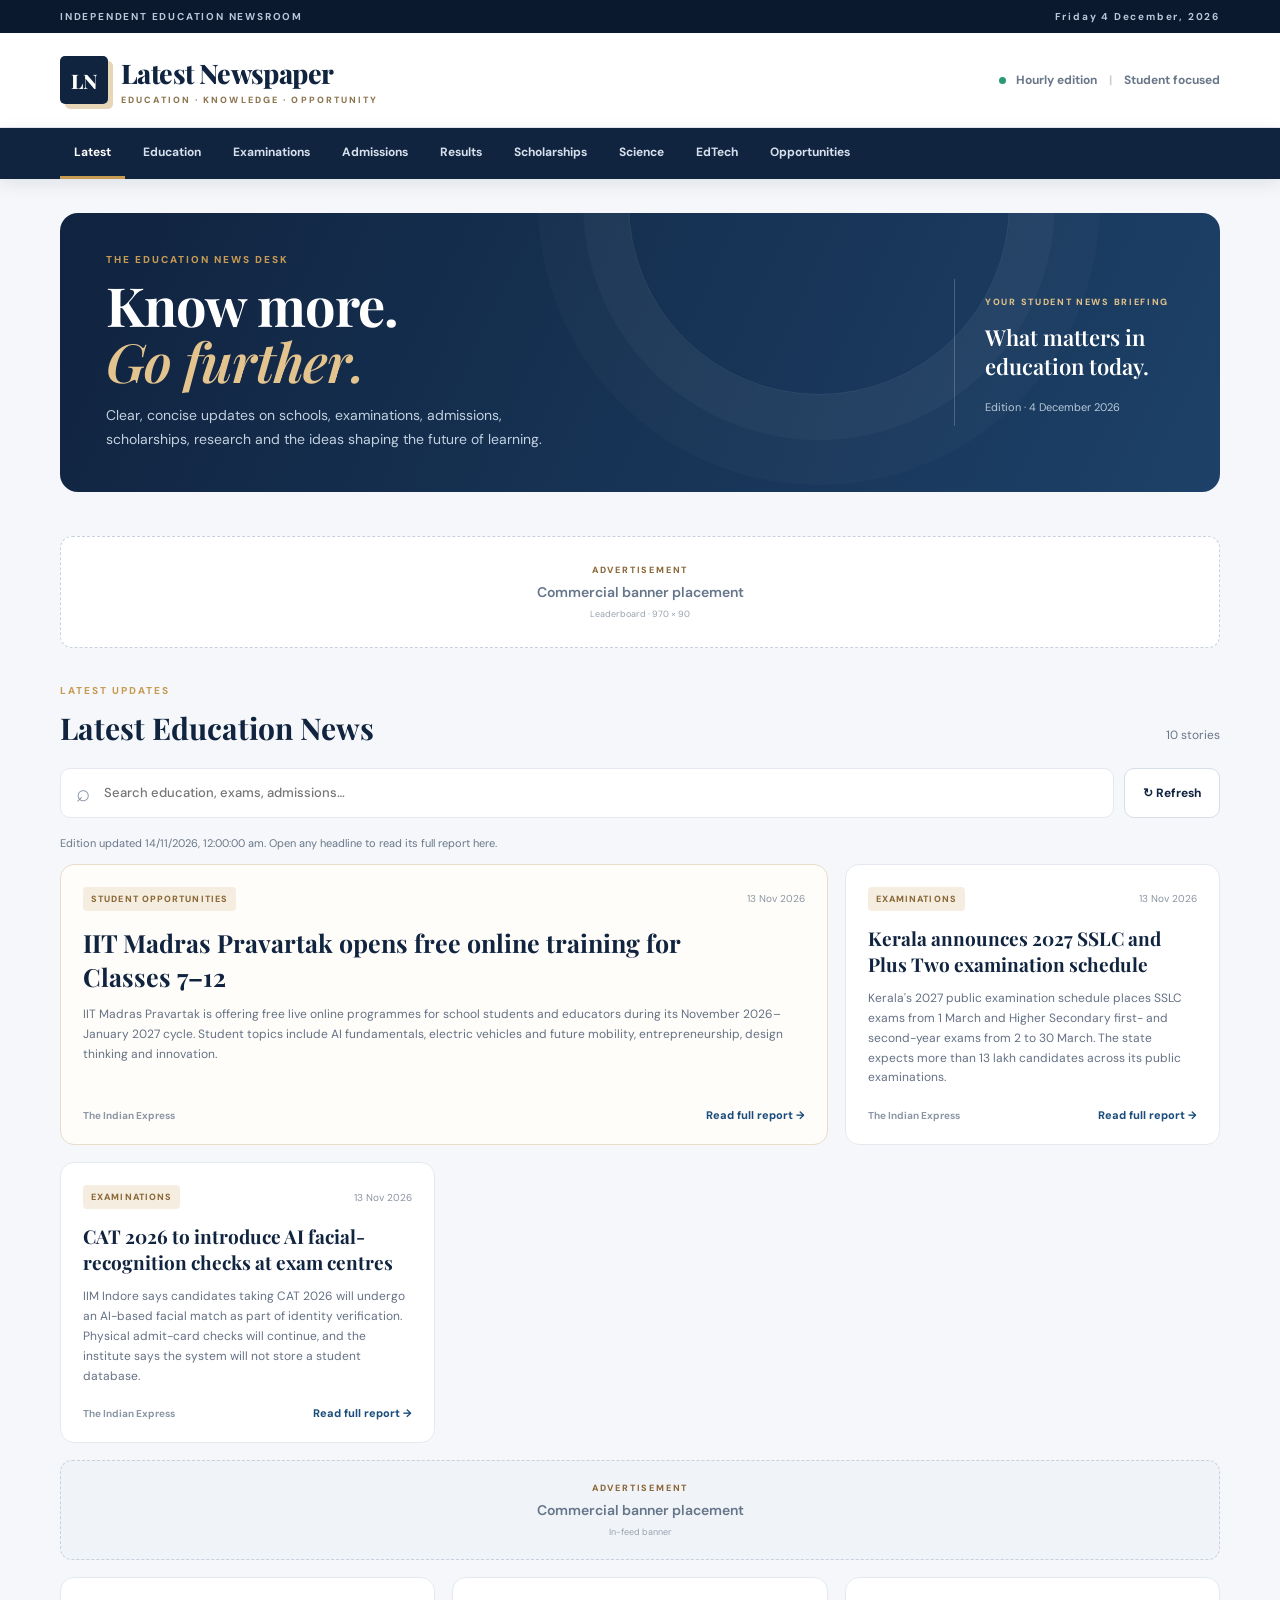
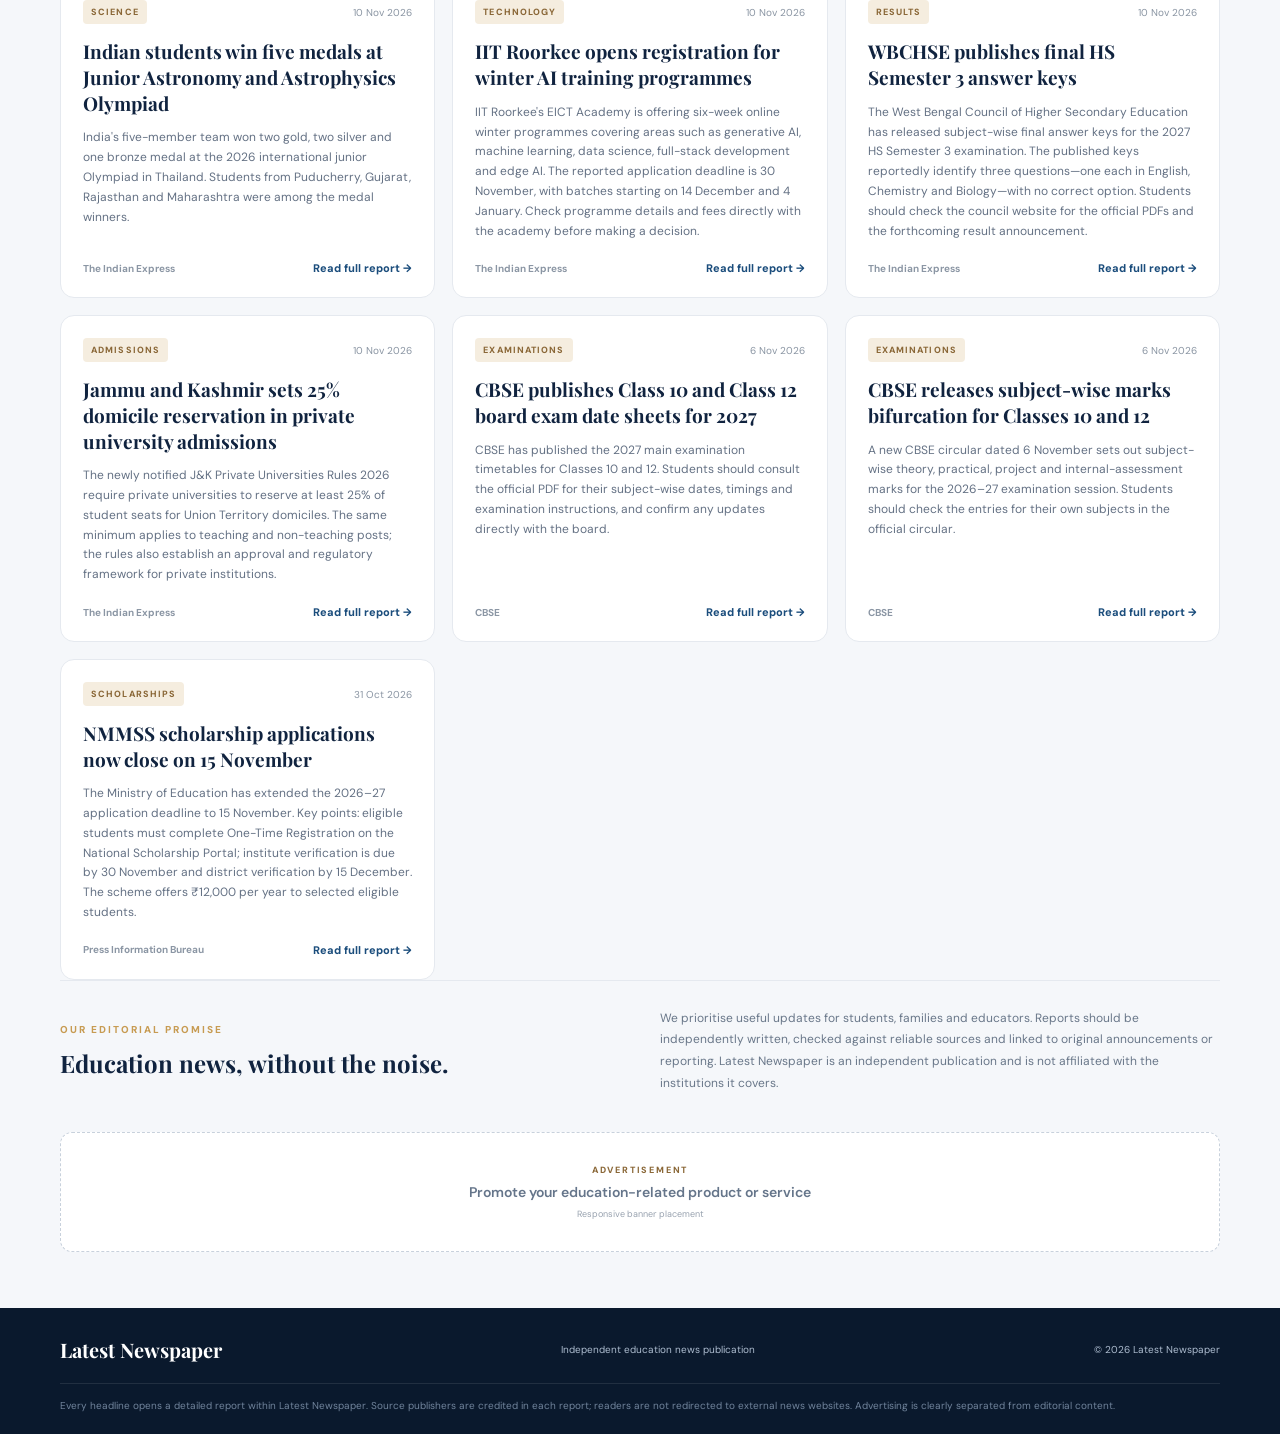
<file: index.html>
<!doctype html>
<html lang="en">
<head>
  <meta charset="utf-8">
  <meta name="viewport" content="width=device-width,initial-scale=1">
  <meta name="theme-color" content="#10233f">
  <meta name="description" content="Latest Newspaper — independent coverage of education, examinations, admissions, scholarships, science and student opportunities.">
  <title>Latest Newspaper | Education & Student News</title>
  <link rel="preconnect" href="https://fonts.googleapis.com">
  <link rel="preconnect" href="https://fonts.gstatic.com" crossorigin>
  <link href="https://fonts.googleapis.com/css2?family=DM+Sans:wght@400;500;600;700;800&family=Playfair+Display:wght@600;700;800&display=swap" rel="stylesheet">
  <link rel="stylesheet" href="./styles.css">
</head>
<body>
  <div class="topline"><div class="wrap topline-inner"><span>INDEPENDENT EDUCATION NEWSROOM</span><span id="today"></span></div></div>
  <header class="masthead">
    <div class="wrap masthead-inner">
      <a class="brand" href="./" aria-label="Latest Newspaper home">
        <span class="brand-mark">LN</span>
        <span><strong>Latest Newspaper</strong><small>EDUCATION · KNOWLEDGE · OPPORTUNITY</small></span>
      </a>
      <div class="masthead-note"><span class="live-dot"></span> Hourly edition <span class="divider">|</span> Student focused</div>
    </div>
  </header>
  <nav class="nav">
    <div class="wrap nav-inner" id="categoryNav">
      <button class="nav-link active" data-category="All">Latest</button>
      <button class="nav-link" data-category="Education">Education</button>
      <button class="nav-link" data-category="Examinations">Examinations</button>
      <button class="nav-link" data-category="Admissions">Admissions</button>
      <button class="nav-link" data-category="Results">Results</button>
      <button class="nav-link" data-category="Scholarships">Scholarships</button>
      <button class="nav-link" data-category="Science">Science</button>
      <button class="nav-link" data-category="Technology">EdTech</button>
      <button class="nav-link" data-category="Student Opportunities">Opportunities</button>
    </div>
  </nav>
  <main class="wrap page">
    <section class="intro">
      <div><p class="eyebrow">THE EDUCATION NEWS DESK</p><h1>Know more.<br><em>Go further.</em></h1><p class="intro-copy">Clear, concise updates on schools, examinations, admissions, scholarships, research and the ideas shaping the future of learning.</p></div>
      <div class="intro-side"><span class="issue-label">YOUR STUDENT NEWS BRIEFING</span><strong>What matters in<br>education today.</strong><span class="issue-date" id="editionDate"></span></div>
    </section>

    <aside class="ad-banner ad-leaderboard" aria-label="Advertisement">
      <span class="ad-label">ADVERTISEMENT</span>
      <span class="ad-placeholder">Commercial banner placement</span>
      <span class="ad-dimensions">Leaderboard · 970 × 90</span>
    </aside>

    <section class="tools">
      <div class="section-heading"><div><p class="eyebrow">LATEST UPDATES</p><h2 id="sectionTitle">Latest Education News</h2></div><span class="story-count" id="storyCount">Loading stories…</span></div>
      <div class="search-row"><label class="searchbox"><span aria-hidden="true">⌕</span><input id="searchInput" type="search" placeholder="Search education, exams, admissions…" autocomplete="off"></label><button id="refreshBtn" class="refresh-btn" type="button">↻ Refresh</button></div>
    </section>
    <section id="status" class="status" aria-live="polite">Loading the latest edition…</section>
    <section id="newsGrid" class="news-grid" aria-live="polite"></section>
    <section id="emptyState" class="empty-state" hidden><strong>No stories found.</strong><span>Try another category or search term.</span></section>

    <section class="about-strip"><div><p class="eyebrow">OUR EDITORIAL PROMISE</p><h2>Education news, without the noise.</h2></div><p>We prioritise useful updates for students, families and educators. Reports should be independently written, checked against reliable sources and linked to original announcements or reporting. Latest Newspaper is an independent publication and is not affiliated with the institutions it covers.</p></section>

    <aside class="ad-banner ad-footer" aria-label="Advertisement">
      <span class="ad-label">ADVERTISEMENT</span>
      <span class="ad-placeholder">Promote your education-related product or service</span>
      <span class="ad-dimensions">Responsive banner placement</span>
    </aside>
  </main>
  <footer><div class="wrap footer-inner"><a class="footer-brand" href="./">Latest Newspaper</a><span>Independent education news publication</span><span>© <span id="year"></span> Latest Newspaper</span></div><div class="wrap footer-note">Every headline opens a detailed report within Latest Newspaper. Source publishers are credited in each report; readers are not redirected to external news websites. Advertising is clearly separated from editorial content.</div></footer>
  <script src="./index.js" defer></script>
</body>
</html>
</file>
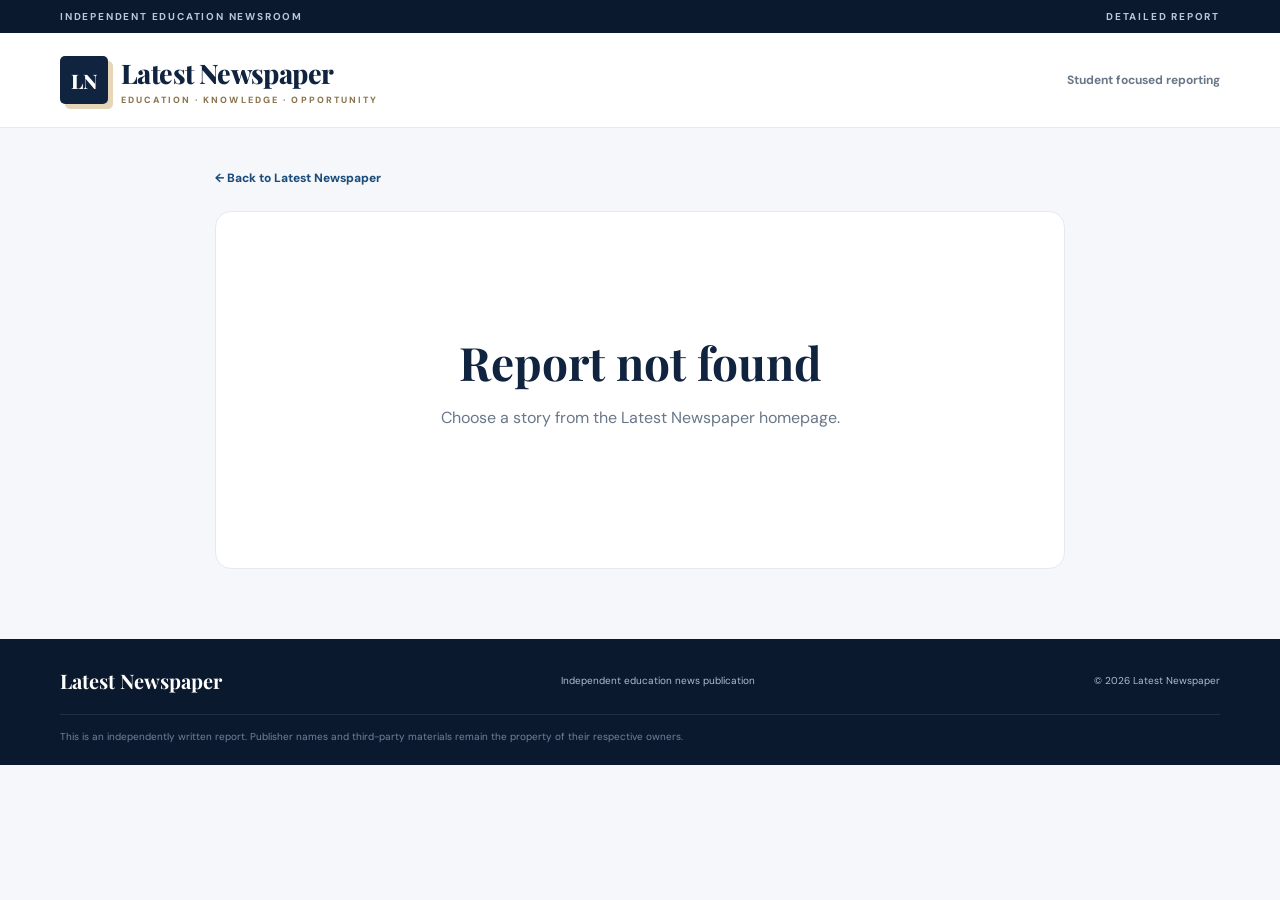
<file: article.html>
<!doctype html>
<html lang="en">
<head>
  <meta charset="utf-8"><meta name="viewport" content="width=device-width,initial-scale=1">
  <meta name="theme-color" content="#10233f">
  <meta name="description" content="Read the full independent education news report on Latest Newspaper.">
  <title>News Report | Latest Newspaper</title>
  <link rel="preconnect" href="https://fonts.googleapis.com"><link rel="preconnect" href="https://fonts.gstatic.com" crossorigin>
  <link href="https://fonts.googleapis.com/css2?family=DM+Sans:wght@400;500;600;700;800&family=Playfair+Display:wght@600;700;800&display=swap" rel="stylesheet">
  <link rel="stylesheet" href="./styles.css">
  <style>
    .article-wrap{max-width:850px;margin:38px auto 70px}.back-link{display:inline-block;color:#1b4d7c;text-decoration:none;font-size:12px;font-weight:800;margin-bottom:25px}.article-paper{background:#fff;border:1px solid var(--line);border-radius:16px;padding:clamp(24px,5vw,54px)}.article-meta{display:flex;gap:12px;align-items:center;flex-wrap:wrap;margin-bottom:18px}.article-paper h1{font:700 clamp(30px,5vw,46px)/1.16 "Playfair Display",serif;color:var(--navy);margin:0 0 18px}.article-summary{font-size:17px;line-height:1.75;color:#53647a;border-left:3px solid var(--gold);padding:4px 0 4px 18px;margin:0 0 28px}.article-body{font-size:15px;line-height:1.9;color:#344256}.article-body p{margin:0 0 19px}.article-source{border-top:1px solid var(--line);margin-top:32px;padding-top:18px;font-size:11px;line-height:1.7;color:#7a8796}.article-error{text-align:center;padding:70px 20px;color:var(--muted)}\n    .listen-tools{display:flex;align-items:center;gap:10px;flex-wrap:wrap;margin:0 0 26px}.listen-btn,.stop-btn{border:0;border-radius:8px;padding:11px 16px;font:700 12px "DM Sans",sans-serif;cursor:pointer}.listen-btn{background:var(--navy);color:#fff}.listen-btn:hover{background:#244c78}.stop-btn{background:#edf1f5;color:var(--navy)}.listen-status{font-size:11px;color:var(--muted)}
  </style>
</head>
<body>
  <div class="topline"><div class="wrap topline-inner"><span>INDEPENDENT EDUCATION NEWSROOM</span><span>DETAILED REPORT</span></div></div>
  <header class="masthead"><div class="wrap masthead-inner"><a class="brand" href="./"><span class="brand-mark">LN</span><span><strong>Latest Newspaper</strong><small>EDUCATION · KNOWLEDGE · OPPORTUNITY</small></span></a><div class="masthead-note">Student focused reporting</div></div></header>
  <main class="wrap article-wrap"><a class="back-link" href="./">← Back to Latest Newspaper</a><article id="article" class="article-paper" aria-live="polite"><p>Loading report…</p></article></main>
  <footer><div class="wrap footer-inner"><a class="footer-brand" href="./">Latest Newspaper</a><span>Independent education news publication</span><span>© <span id="year"></span> Latest Newspaper</span></div><div class="wrap footer-note">This is an independently written report. Publisher names and third-party materials remain the property of their respective owners.</div></footer>
  <script src="./article.js" defer></script>
</body></html>
</file>
<file: styles.css>
:root{--navy:#10233f;--navy2:#18375d;--ink:#172235;--muted:#697789;--line:#e5e9ef;--paper:#f5f7fa;--gold:#c79b52;--white:#fff;--radius:18px}*{box-sizing:border-box}html{scroll-behavior:smooth}body{margin:0;background:var(--paper);color:var(--ink);font-family:"DM Sans",sans-serif}.wrap{width:min(1160px,calc(100% - 40px));margin:auto}.topline{background:#0a192d;color:#b9c7d9;font-size:10px;letter-spacing:1.8px;font-weight:700}.topline-inner{display:flex;justify-content:space-between;padding:10px 0}.masthead{background:#fff;border-bottom:1px solid var(--line)}.masthead-inner{min-height:94px;display:flex;align-items:center;justify-content:space-between}.brand{display:flex;align-items:center;gap:13px;text-decoration:none;color:var(--navy)}.brand-mark{height:48px;width:48px;background:var(--navy);color:#fff;display:grid;place-items:center;font-family:"Playfair Display",serif;font-size:20px;font-weight:800;border-radius:5px;box-shadow:5px 5px 0 #e7d5b8}.brand strong{display:block;font:800 27px "Playfair Display",serif;letter-spacing:-.6px}.brand small{display:block;margin-top:3px;color:#8b744e;font-size:9px;letter-spacing:2.1px;font-weight:800}.masthead-note{font-size:12px;color:var(--muted);font-weight:700}.live-dot{display:inline-block;width:7px;height:7px;background:#2b9a71;border-radius:50%;margin-right:7px}.divider{padding:0 9px;color:#c8ced6}.nav{background:var(--navy);position:sticky;top:0;z-index:20;box-shadow:0 5px 18px #0a192d18}.nav-inner{display:flex;gap:4px;overflow:auto;scrollbar-width:none}.nav-inner::-webkit-scrollbar{display:none}.nav-link{flex:none;background:transparent;color:#d6e0ec;border:0;padding:16px 14px;font:700 12px "DM Sans",sans-serif;cursor:pointer;border-bottom:3px solid transparent}.nav-link:hover,.nav-link.active{color:#fff;border-bottom-color:var(--gold)}.page{padding-bottom:56px}.intro{margin:34px 0 44px;background:linear-gradient(115deg,#10233f,#1d4168);color:#fff;min-height:260px;padding:40px 46px;display:flex;justify-content:space-between;align-items:center;border-radius:var(--radius);overflow:hidden;position:relative}.intro:after{content:"";position:absolute;width:380px;height:380px;border:1px solid #ffffff18;border-radius:50%;right:210px;top:-200px;box-shadow:0 0 0 45px #ffffff08,0 0 0 90px #ffffff05}.eyebrow{font-size:10px;letter-spacing:2px;font-weight:800;color:var(--gold);margin:0 0 11px}.intro h1{font:700 clamp(36px,5vw,54px)/1.04 "Playfair Display",serif;margin:0;letter-spacing:-1px}.intro h1 em{color:#e3c38e;font-weight:600}.intro-copy{color:#c2d0df;font-size:14px;max-width:440px;line-height:1.7;margin:15px 0 0}.intro-side{z-index:1;border-left:1px solid #ffffff35;padding:10px 0 10px 30px;min-width:220px}.issue-label{font-size:9px;letter-spacing:1.7px;color:#e2c18b;font-weight:800}.intro-side strong{display:block;font:600 22px/1.35 "Playfair Display",serif;margin:13px 0}.issue-date{font-size:11px;color:#b7c8d9}.tools{margin-bottom:18px}.section-heading{display:flex;align-items:end;justify-content:space-between}.section-heading h2,.about-strip h2{font:700 30px "Playfair Display",serif;margin:0;color:var(--navy)}.story-count{font-size:12px;color:var(--muted);padding-bottom:5px}.search-row{display:flex;gap:10px;margin-top:20px}.searchbox{display:flex;align-items:center;gap:12px;background:#fff;border:1px solid var(--line);border-radius:10px;padding:0 15px;flex:1;color:#8b97a7}.searchbox span{font-size:24px}.searchbox input{border:0;outline:0;width:100%;height:48px;font:500 13px "DM Sans",sans-serif;color:var(--ink);background:transparent}.refresh-btn{border:1px solid #d7dee8;background:#fff;color:var(--navy);border-radius:10px;padding:0 18px;font:700 12px "DM Sans",sans-serif;cursor:pointer}.refresh-btn:hover{background:var(--navy);color:#fff}.status{font-size:11px;color:var(--muted);margin:14px 0}.news-grid{display:grid;grid-template-columns:repeat(3,1fr);gap:17px}.news-card{background:#fff;border:1px solid var(--line);border-radius:14px;padding:22px;min-height:218px;display:flex;flex-direction:column;transition:transform .2s,box-shadow .2s}.news-card:hover{transform:translateY(-3px);box-shadow:0 12px 28px #15294310}.news-card.featured{grid-column:span 2;background:#fffdf9;border-color:#e8ddcb}.card-meta{display:flex;justify-content:space-between;gap:10px;align-items:center;margin-bottom:15px}.tag{font-size:9px;letter-spacing:1.1px;text-transform:uppercase;font-weight:800;color:#8a6737;background:#f5eddf;padding:6px 8px;border-radius:4px}.date{font-size:10px;color:#8994a2}.news-card h3{font:700 19px/1.35 "Playfair Display",serif;color:var(--navy);margin:0 0 12px}.news-card.featured h3{font-size:25px;max-width:650px}.summary{font-size:12px;line-height:1.65;color:#647184;margin:0 0 20px}.card-bottom{margin-top:auto;display:flex;justify-content:space-between;align-items:center;gap:12px}.source{font-size:10px;color:#8b96a4;font-weight:700}.read-link{font-size:11px;color:#1b4d7c;font-weight:800;text-decoration:none}.read-link:hover{text-decoration:underline}.empty-state{padding:55px 20px;text-align:center;color:var(--muted)}.empty-state strong,.empty-state span{display:block}.empty-state span{font-size:12px;margin-top:7px}.study-promo{margin:55px 0 45px;background:#e9eef4;border-radius:var(--radius);padding:34px 40px;display:flex;align-items:center;justify-content:space-between;overflow:hidden}.promo-copy{max-width:640px}.promo-copy h2{font:700 29px "Playfair Display",serif;color:var(--navy);margin:0 0 10px}.promo-copy>p:not(.eyebrow){font-size:13px;line-height:1.7;color:#647184;margin:0 0 18px}.promo-link{display:inline-flex;gap:12px;align-items:center;background:var(--navy);color:#fff;text-decoration:none;padding:12px 17px;border-radius:7px;font-size:12px;font-weight:800}.promo-link:hover{background:#244c78}.promo-stamp{width:126px;height:126px;border:1px solid #b8c5d3;border-radius:50%;display:flex;flex-direction:column;align-items:center;justify-content:center;color:#8a6737;transform:rotate(-12deg);flex:none}.promo-stamp strong{font:800 25px "Playfair Display",serif;color:var(--navy)}.promo-stamp span{font-size:8px;letter-spacing:2px;font-weight:800}.about-strip{border-top:1px solid var(--line);padding-top:27px;display:grid;grid-template-columns:1fr 1fr;gap:40px;align-items:center}.about-strip h2{font-size:24px}.about-strip>p{font-size:12px;line-height:1.8;color:var(--muted);margin:0}footer{background:#0a192d;color:#aebdd0;padding:28px 0 20px}.footer-inner{display:flex;justify-content:space-between;align-items:center;gap:15px}.footer-brand{font:700 20px "Playfair Display",serif;color:#fff;text-decoration:none}.footer-inner span{font-size:10px}.footer-note{font-size:10px;line-height:1.6;color:#71849c;border-top:1px solid #ffffff18;margin-top:20px;padding-top:14px}@media(max-width:800px){.news-grid{grid-template-columns:repeat(2,1fr)}.intro{padding:32px}.intro-side{min-width:175px;padding-left:20px}.masthead-note{font-size:10px}.brand strong{font-size:23px}}@media(max-width:580px){.wrap{width:min(100% - 28px,1160px)}.topline-inner{font-size:8px;letter-spacing:1px}.masthead-inner{min-height:78px}.brand-mark{height:40px;width:40px}.brand strong{font-size:19px}.brand small{font-size:7px;letter-spacing:1.4px}.masthead-note{font-size:0}.masthead-note .live-dot{font-size:0}.divider{display:none}.nav-link{padding:14px 11px;font-size:11px}.intro{display:block;margin:22px 0 32px;padding:29px 24px}.intro h1{font-size:39px}.intro-side{border-left:0;border-top:1px solid #ffffff35;margin-top:23px;padding:17px 0 0;min-width:0}.intro-side strong{font-size:18px;margin:7px 0}.section-heading h2{font-size:26px}.story-count{font-size:10px}.searchbox input{height:44px;font-size:11px}.refresh-btn{padding:0 12px}.news-grid{grid-template-columns:1fr;gap:12px}.news-card,.news-card.featured{grid-column:auto;min-height:0;padding:19px}.news-card.featured h3{font-size:21px}.study-promo{margin:38px 0;padding:25px 22px}.promo-stamp{width:82px;height:82px}.promo-stamp strong{font-size:17px}.promo-stamp span{font-size:6px}.promo-copy h2{font-size:23px}.about-strip{grid-template-columns:1fr;gap:12px}.footer-inner{flex-wrap:wrap}.footer-inner span{width:100%}}

/* Commercial advertising inventory */
.ad-banner{position:relative;display:flex;min-height:104px;align-items:center;justify-content:center;flex-direction:column;gap:7px;padding:18px 22px;margin:22px 0;background:#fff;border:1px dashed #c8d1dc;border-radius:12px;text-align:center;color:#66758a}
.ad-label{font-size:9px;letter-spacing:1.8px;font-weight:800;color:#8a6737}
.ad-placeholder{font:600 14px "DM Sans",sans-serif;color:#65758a}
.ad-dimensions{font-size:9px;color:#98a2af}
.ad-leaderboard{min-height:112px;margin:0 0 36px}
.ad-footer{min-height:120px;margin:38px 0 0}
.ad-infeed{grid-column:1/-1;min-height:100px;margin:0;background:#f0f3f7}
@media(max-width:580px){.ad-banner{min-height:88px;padding:14px}.ad-leaderboard{margin-bottom:28px}.ad-infeed{min-height:86px}.ad-footer{margin-top:28px}}
</file>
